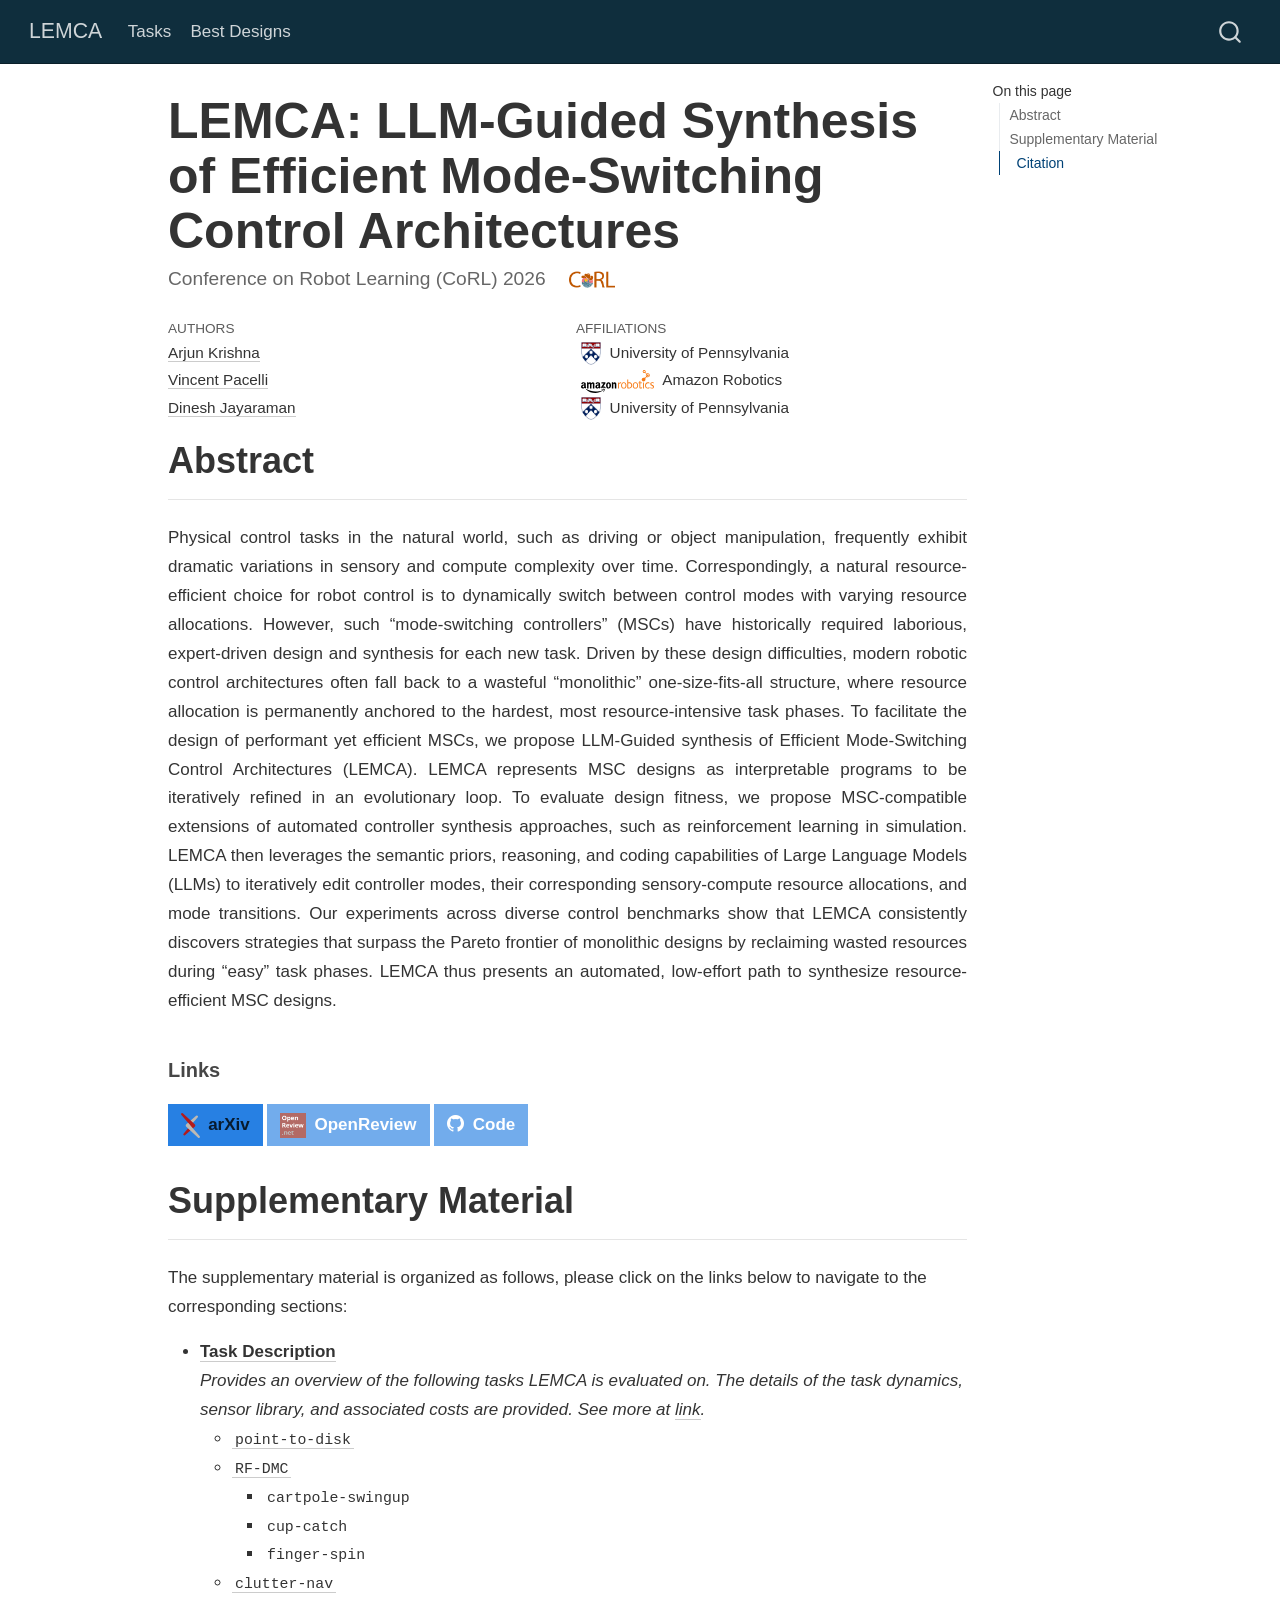
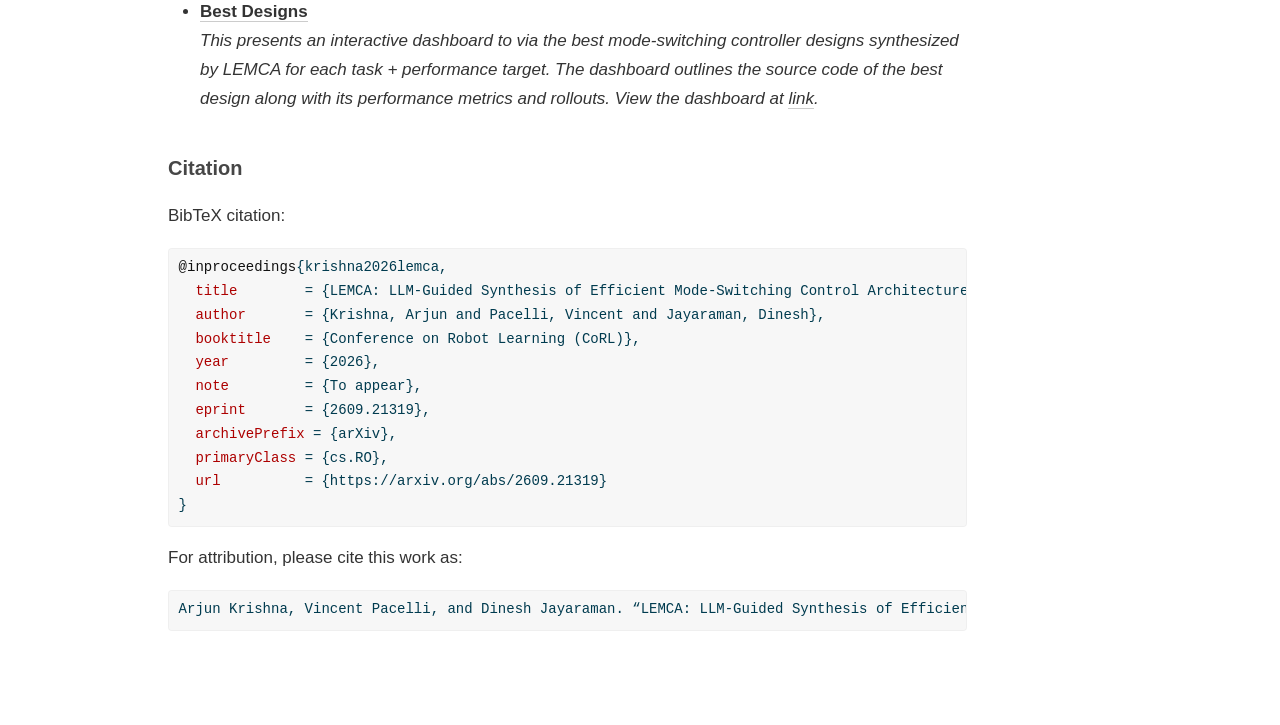
<file: docs/index.html>
<!DOCTYPE html>
<html xmlns="http://www.w3.org/1999/xhtml" lang="en" xml:lang="en"><head>

<meta charset="utf-8">
<meta name="generator" content="quarto-1.10.18">

<meta name="viewport" content="width=device-width, initial-scale=1.0, user-scalable=yes">

<meta name="author" content="Arjun Krishna">
<meta name="author" content="Vincent Pacelli">
<meta name="author" content="Dinesh Jayaraman">

<title>LEMCA: LLM-Guided Synthesis of Efficient Mode-Switching Control Architectures – LEMCA</title>
<style>
/* Default styles provided by pandoc.
** See https://pandoc.org/MANUAL.html#variables-for-html for config info.
*/
span.smallcaps{font-variant: small-caps;}
div.columns{display: flex; gap: 1.5em;}
div.column{flex: auto;}
@media screen {
div.columns{gap: min(4vw, 1.5em);}
div.column{overflow-x: auto;}
}
div.hanging-indent{margin-left: 1.5em; text-indent: -1.5em;}
ul.task-list{list-style: none;}
ul.task-list li input[type="checkbox"] {
  width: 0.8em;
  margin: 0 0.8em 0.2em -1em; /* quarto-specific, see https://github.com/quarto-dev/quarto-cli/issues/4556 */ 
  vertical-align: middle;
}
/* CSS for syntax highlighting */
html { -webkit-text-size-adjust: 100%; }
pre > code.sourceCode { white-space: pre; position: relative; }
pre > code.sourceCode > span { display: inline-block; line-height: 1.25; }
pre > code.sourceCode > span:empty { height: 1.2em; }
.sourceCode { overflow: visible; }
code.sourceCode > span { color: inherit; text-decoration: inherit; }
div.sourceCode { margin: 1em 0; }
pre.sourceCode { margin: 0; }
@media screen {
div.sourceCode { overflow: auto; }
}
@media print {
pre > code.sourceCode { white-space: pre-wrap; }
pre > code.sourceCode > span { text-indent: -5em; padding-left: 5em; }
}
pre.numberSource code
  { counter-reset: source-line 0; }
pre.numberSource code > span
  { position: relative; left: -4em; counter-increment: source-line; }
pre.numberSource code > span > a:first-child::before
  { content: counter(source-line);
    position: relative; left: -1em; text-align: right; vertical-align: baseline;
    border: none; display: inline-block;
    -webkit-touch-callout: none; -webkit-user-select: none;
    -khtml-user-select: none; -moz-user-select: none;
    -ms-user-select: none; user-select: none;
    padding: 0 4px; width: 4em;
  }
pre.numberSource { margin-left: 3em;  padding-left: 4px; }
div.sourceCode
  {   }
@media screen {
pre > code.sourceCode > span > a:first-child::before { text-decoration: underline; }
}
</style>


<script src="site_libs/quarto-nav/quarto-nav.js"></script>
<script src="site_libs/quarto-nav/headroom.min.js"></script>
<script src="site_libs/clipboard/clipboard.min.js"></script>
<script src="site_libs/quarto-search/autocomplete.umd.js"></script>
<script src="site_libs/quarto-search/fuse.min.js"></script>
<script src="site_libs/quarto-search/quarto-search.js"></script>
<meta name="quarto:offset" content="./">
<link href="./favicon.ico" rel="icon">
<script src="site_libs/quarto-html/quarto.js" type="module"></script>
<script src="site_libs/quarto-html/tabsets/tabsets.js" type="module"></script>
<script src="site_libs/quarto-html/popper.min.js"></script>
<script src="site_libs/quarto-html/tippy.umd.min.js"></script>
<script src="site_libs/quarto-html/anchor.min.js"></script>
<link href="site_libs/quarto-html/tippy.css" rel="stylesheet">
<link href="site_libs/quarto-html/quarto-syntax-highlighting-a20ec67e4eaf1004f696852e93606815.css" rel="stylesheet" id="quarto-text-highlighting-styles">
<script src="site_libs/bootstrap/bootstrap.min.js"></script>
<link href="site_libs/bootstrap/bootstrap-icons.css" rel="stylesheet">
<link href="site_libs/bootstrap/bootstrap-a05982c9804f3394e81d1e40d9d3588b.min.css" rel="stylesheet" append-hash="true" id="quarto-bootstrap" data-mode="light">
<script id="quarto-search-options" type="application/json">{
  "location": "navbar",
  "copy-button": false,
  "collapse-after": 3,
  "panel-placement": "end",
  "type": "overlay",
  "limit": 50,
  "keyboard-shortcut": [
    "f",
    "/",
    "s"
  ],
  "show-item-context": false,
  "language": {
    "search-no-results-text": "No results",
    "search-matching-documents-text": "matching documents",
    "search-copy-link-title": "Copy link to search",
    "search-hide-matches-text": "Hide additional matches",
    "search-more-match-text": "more match in this document",
    "search-more-matches-text": "more matches in this document",
    "search-clear-button-title": "Clear",
    "search-text-placeholder": "",
    "search-detached-cancel-button-title": "Cancel",
    "search-submit-button-title": "Submit",
    "search-label": "Search"
  }
}</script>
<script>
(function () {
  window.MathJax = window.MathJax || {};
  window.MathJax.tex = window.MathJax.tex || {};
  window.MathJax.tex.macros = Object.assign(window.MathJax.tex.macros || {}, {
    // floor / ceil
    ceil:  ['\\lceil #1 \\rceil', 1],
    floor: ['\\lfloor #1 \\rfloor', 1],

    // scalar shorthands
    eps:  '{\\epsilon}',
    reta: '{\\textnormal{\\eta}}',
    ra: '{\\textnormal{a}}', rb: '{\\textnormal{b}}', rc: '{\\textnormal{c}}',
    rd: '{\\textnormal{d}}', re: '{\\textnormal{e}}', rf: '{\\textnormal{f}}',
    rg: '{\\textnormal{g}}', rh: '{\\textnormal{h}}', ri: '{\\textnormal{i}}',
    rj: '{\\textnormal{j}}', rk: '{\\textnormal{k}}', rl: '{\\textnormal{l}}',
    rn: '{\\textnormal{n}}', ro: '{\\textnormal{o}}', rp: '{\\textnormal{p}}',
    rq: '{\\textnormal{q}}', rr: '{\\textnormal{r}}', rs: '{\\textnormal{s}}',
    rt: '{\\textnormal{t}}', ru: '{\\textnormal{u}}', rv: '{\\textnormal{v}}',
    rw: '{\\textnormal{w}}', rx: '{\\textnormal{x}}', ry: '{\\textnormal{y}}',
    rz: '{\\textnormal{z}}',

    // random vectors
    rvepsilon: '{\\mathbf{\\epsilon}}', rvtheta: '{\\mathbf{\\theta}}',
    rva: '{\\mathbf{a}}', rvb: '{\\mathbf{b}}', rvc: '{\\mathbf{c}}',
    rvd: '{\\mathbf{d}}', rve: '{\\mathbf{e}}', rvf: '{\\mathbf{f}}',
    rvg: '{\\mathbf{g}}', rvh: '{\\mathbf{h}}', rvj: '{\\mathbf{j}}',
    rvk: '{\\mathbf{k}}', rvl: '{\\mathbf{l}}', rvm: '{\\mathbf{m}}',
    rvn: '{\\mathbf{n}}', rvo: '{\\mathbf{o}}', rvp: '{\\mathbf{p}}',
    rvq: '{\\mathbf{q}}', rvr: '{\\mathbf{r}}', rvs: '{\\mathbf{s}}',
    rvt: '{\\mathbf{t}}', rvu: '{\\mathbf{u}}', rvv: '{\\mathbf{v}}',
    rvw: '{\\mathbf{w}}', rvx: '{\\mathbf{x}}', rvy: '{\\mathbf{y}}',
    rvz: '{\\mathbf{z}}',

    // elements of random vectors
    erva: '{\\textnormal{a}}', ervb: '{\\textnormal{b}}', ervc: '{\\textnormal{c}}',
    ervd: '{\\textnormal{d}}', erve: '{\\textnormal{e}}', ervf: '{\\textnormal{f}}',
    ervg: '{\\textnormal{g}}', ervh: '{\\textnormal{h}}', ervi: '{\\textnormal{i}}',
    ervj: '{\\textnormal{j}}', ervk: '{\\textnormal{k}}', ervl: '{\\textnormal{l}}',
    ervm: '{\\textnormal{m}}', ervn: '{\\textnormal{n}}', ervo: '{\\textnormal{o}}',
    ervp: '{\\textnormal{p}}', ervq: '{\\textnormal{q}}', ervr: '{\\textnormal{r}}',
    ervs: '{\\textnormal{s}}', ervt: '{\\textnormal{t}}', ervu: '{\\textnormal{u}}',
    ervv: '{\\textnormal{v}}', ervw: '{\\textnormal{w}}', ervx: '{\\textnormal{x}}',
    ervy: '{\\textnormal{y}}', ervz: '{\\textnormal{z}}',

    // random matrices (bold)
    rmA: '{\\mathbf{A}}', rmB: '{\\mathbf{B}}', rmC: '{\\mathbf{C}}',
    rmD: '{\\mathbf{D}}', rmE: '{\\mathbf{E}}', rmF: '{\\mathbf{F}}',
    rmG: '{\\mathbf{G}}', rmH: '{\\mathbf{H}}', rmI: '{\\mathbf{I}}',
    rmK: '{\\mathbf{K}}', rmL: '{\\mathbf{L}}', rmM: '{\\mathbf{M}}',
    rmN: '{\\mathbf{N}}', rmO: '{\\mathbf{O}}', rmP: '{\\mathbf{P}}',
    rmQ: '{\\mathbf{Q}}', rmS: '{\\mathbf{S}}', rmT: '{\\mathbf{T}}',
    rmU: '{\\mathbf{U}}', rmV: '{\\mathbf{V}}', rmW: '{\\mathbf{W}}',
    rmX: '{\\mathbf{X}}', rmY: '{\\mathbf{Y}}', rmZ: '{\\mathbf{Z}}',

    // elements of random matrices
    ermA: '{\\textnormal{A}}', ermB: '{\\textnormal{B}}', ermC: '{\\textnormal{C}}',
    ermD: '{\\textnormal{D}}', ermE: '{\\textnormal{E}}', ermF: '{\\textnormal{F}}',
    ermG: '{\\textnormal{G}}', ermH: '{\\textnormal{H}}', ermI: '{\\textnormal{I}}',
    ermJ: '{\\textnormal{J}}', ermK: '{\\textnormal{K}}', ermL: '{\\textnormal{L}}',
    ermM: '{\\textnormal{M}}', ermN: '{\\textnormal{N}}', ermO: '{\\textnormal{O}}',
    ermP: '{\\textnormal{P}}', ermQ: '{\\textnormal{Q}}', ermR: '{\\textnormal{R}}',
    ermS: '{\\textnormal{S}}', ermT: '{\\textnormal{T}}', ermU: '{\\textnormal{U}}',
    ermV: '{\\textnormal{V}}', ermW: '{\\textnormal{W}}', ermX: '{\\textnormal{X}}',
    ermY: '{\\textnormal{Y}}', ermZ: '{\\textnormal{Z}}',

    // vectors (bold)
    vzero: '{\\mathbf{0}}', vone: '{\\mathbf{1}}',
    vmu: '{\\boldsymbol{\\mu}}', vtheta: '{\\boldsymbol{\\theta}}',
    va: '{\\mathbf{a}}', vb: '{\\mathbf{b}}', vc: '{\\mathbf{c}}',
    vd: '{\\mathbf{d}}', ve: '{\\mathbf{e}}', vf: '{\\mathbf{f}}',
    vg: '{\\mathbf{g}}', vh: '{\\mathbf{h}}', vi: '{\\mathbf{i}}',
    vj: '{\\mathbf{j}}', vk: '{\\mathbf{k}}', vl: '{\\mathbf{l}}',
    vm: '{\\mathbf{m}}', vn: '{\\mathbf{n}}', vo: '{\\mathbf{o}}',
    vp: '{\\mathbf{p}}', vq: '{\\mathbf{q}}', vr: '{\\mathbf{r}}',
    vs: '{\\mathbf{s}}', vt: '{\\mathbf{t}}', vu: '{\\mathbf{u}}',
    vv: '{\\mathbf{v}}', vw: '{\\mathbf{w}}', vx: '{\\mathbf{x}}',
    vy: '{\\mathbf{y}}', vz: '{\\mathbf{z}}',

    // elements of vectors
    evalpha: '{\\alpha}',   evbeta: '{\\beta}',    evepsilon: '{\\epsilon}',
    evlambda: '{\\lambda}', evomega: '{\\omega}',  evmu: '{\\mu}',
    evpsi: '{\\psi}',       evsigma: '{\\sigma}',  evtheta: '{\\theta}',
    eva: '{a}', evb: '{b}', evc: '{c}', evd: '{d}', eve: '{e}',
    evf: '{f}', evg: '{g}', evh: '{h}', evi: '{i}', evj: '{j}',
    evk: '{k}', evl: '{l}', evm: '{m}', evn: '{n}', evo: '{o}',
    evp: '{p}', evq: '{q}', evr: '{r}', evs: '{s}', evt: '{t}',
    evu: '{u}', evv: '{v}', evw: '{w}', evx: '{x}', evy: '{y}',
    evz: '{z}',

    // matrices
    mA: '{\\mathbf{A}}', mB: '{\\mathbf{B}}', mC: '{\\mathbf{C}}',
    mD: '{\\mathbf{D}}', mE: '{\\mathbf{E}}', mF: '{\\mathbf{F}}',
    mG: '{\\mathbf{G}}', mH: '{\\mathbf{H}}', mI: '{\\mathbf{I}}',
    mJ: '{\\mathbf{J}}', mK: '{\\mathbf{K}}', mL: '{\\mathbf{L}}',
    mM: '{\\mathbf{M}}', mN: '{\\mathbf{N}}', mO: '{\\mathbf{O}}',
    mP: '{\\mathbf{P}}', mQ: '{\\mathbf{Q}}', mR: '{\\mathbf{R}}',
    mS: '{\\mathbf{S}}', mT: '{\\mathbf{T}}', mU: '{\\mathbf{U}}',
    mV: '{\\mathbf{V}}', mW: '{\\mathbf{W}}', mX: '{\\mathbf{X}}',
    mY: '{\\mathbf{Y}}', mZ: '{\\mathbf{Z}}',
    mBeta: '{\\boldsymbol{\\beta}}', mPhi: '{\\boldsymbol{\\Phi}}',
    mLambda: '{\\boldsymbol{\\Lambda}}', mSigma: '{\\boldsymbol{\\Sigma}}',

    // tensors (mathsfit not available in MathJax; fall back to mathbf)
    tens:  ['\\mathbf{#1}', 1],
    etens: ['\\mathit{#1}', 1],
    tA: '{\\mathbf{A}}', tB: '{\\mathbf{B}}', tC: '{\\mathbf{C}}',
    tD: '{\\mathbf{D}}', tE: '{\\mathbf{E}}', tF: '{\\mathbf{F}}',
    tG: '{\\mathbf{G}}', tH: '{\\mathbf{H}}', tI: '{\\mathbf{I}}',
    tJ: '{\\mathbf{J}}', tK: '{\\mathbf{K}}', tL: '{\\mathbf{L}}',
    tM: '{\\mathbf{M}}', tN: '{\\mathbf{N}}', tO: '{\\mathbf{O}}',
    tP: '{\\mathbf{P}}', tQ: '{\\mathbf{Q}}', tR: '{\\mathbf{R}}',
    tS: '{\\mathbf{S}}', tT: '{\\mathbf{T}}', tU: '{\\mathbf{U}}',
    tV: '{\\mathbf{V}}', tW: '{\\mathbf{W}}', tX: '{\\mathbf{X}}',
    tY: '{\\mathbf{Y}}', tZ: '{\\mathbf{Z}}',

    // graphs / sets
    gA: '{\\mathcal{A}}', gB: '{\\mathcal{B}}', gC: '{\\mathcal{C}}',
    gD: '{\\mathcal{D}}', gE: '{\\mathcal{E}}', gF: '{\\mathcal{F}}',
    gG: '{\\mathcal{G}}', gH: '{\\mathcal{H}}', gI: '{\\mathcal{I}}',
    gJ: '{\\mathcal{J}}', gK: '{\\mathcal{K}}', gL: '{\\mathcal{L}}',
    gM: '{\\mathcal{M}}', gN: '{\\mathcal{N}}', gO: '{\\mathcal{O}}',
    gP: '{\\mathcal{P}}', gQ: '{\\mathcal{Q}}', gR: '{\\mathcal{R}}',
    gS: '{\\mathcal{S}}', gT: '{\\mathcal{T}}', gU: '{\\mathcal{U}}',
    gV: '{\\mathcal{V}}', gW: '{\\mathcal{W}}', gX: '{\\mathcal{X}}',
    gY: '{\\mathcal{Y}}', gZ: '{\\mathcal{Z}}',

    sA: '{\\mathbb{A}}', sB: '{\\mathbb{B}}', sC: '{\\mathbb{C}}',
    sD: '{\\mathbb{D}}', sF: '{\\mathbb{F}}', sG: '{\\mathbb{G}}',
    sH: '{\\mathbb{H}}', sI: '{\\mathbb{I}}', sJ: '{\\mathbb{J}}',
    sK: '{\\mathbb{K}}', sL: '{\\mathbb{L}}', sM: '{\\mathbb{M}}',
    sN: '{\\mathbb{N}}', sO: '{\\mathbb{O}}', sP: '{\\mathbb{P}}',
    sQ: '{\\mathbb{Q}}', sR: '{\\mathbb{R}}', sS: '{\\mathbb{S}}',
    sT: '{\\mathbb{T}}', sU: '{\\mathbb{U}}', sV: '{\\mathbb{V}}',
    sW: '{\\mathbb{W}}', sX: '{\\mathbb{X}}', sY: '{\\mathbb{Y}}',
    sZ: '{\\mathbb{Z}}',

    // matrix entries
    emLambda: '{\\Lambda}', emSigma: '{\\Sigma}',
    emA: '{A}', emB: '{B}', emC: '{C}', emD: '{D}', emE: '{E}',
    emF: '{F}', emG: '{G}', emH: '{H}', emI: '{I}', emJ: '{J}',
    emK: '{K}', emL: '{L}', emM: '{M}', emN: '{N}', emO: '{O}',
    emP: '{P}', emQ: '{Q}', emR: '{R}', emS: '{S}', emT: '{T}',
    emU: '{U}', emV: '{V}', emW: '{W}', emX: '{X}', emY: '{Y}',
    emZ: '{Z}',

    // tensor entries
    etLambda: '{\\mathit{\\Lambda}}',
    etA: '{\\mathit{A}}', etB: '{\\mathit{B}}', etC: '{\\mathit{C}}',
    etD: '{\\mathit{D}}', etE: '{\\mathit{E}}', etF: '{\\mathit{F}}',
    etG: '{\\mathit{G}}', etH: '{\\mathit{H}}', etI: '{\\mathit{I}}',
    etJ: '{\\mathit{J}}', etK: '{\\mathit{K}}', etL: '{\\mathit{L}}',
    etM: '{\\mathit{M}}', etN: '{\\mathit{N}}', etO: '{\\mathit{O}}',
    etP: '{\\mathit{P}}', etQ: '{\\mathit{Q}}', etR: '{\\mathit{R}}',
    etS: '{\\mathit{S}}', etT: '{\\mathit{T}}', etU: '{\\mathit{U}}',
    etV: '{\\mathit{V}}', etW: '{\\mathit{W}}', etX: '{\\mathit{X}}',
    etY: '{\\mathit{Y}}', etZ: '{\\mathit{Z}}',

    // standard operators and shorthands
    laplace:       '\\mathrm{Laplace}',
    E:             '\\mathbb{E}',
    Ls:            '\\mathcal{L}',
    R:             '\\mathbb{R}',
    emp:           '\\tilde{p}',
    lr:            '\\alpha',
    reg:           '\\lambda',
    rect:          '\\mathrm{rectifier}',
    softmax:       '\\mathrm{softmax}',
    sigmoid:       '\\sigma',
    softplus:      '\\zeta',
    KL:            'D_{\\mathrm{KL}}',
    TV:            '\\delta_{\\mathrm{TV}}',
    Var:           '\\mathrm{Var}',
    standarderror: '\\mathrm{SE}',
    Cov:           '\\mathrm{Cov}',
    normlzero:     'L^0',
    normlone:      'L^1',
    normltwo:      'L^2',
    normlp:        'L^p',
    normmax:       'L^{\\infty}',
    parents:       '\\mathrm{Pa}',
    argmax:        '\\operatorname*{arg\\,max}',
    argmin:        '\\operatorname*{arg\\,min}',
    sign:          '\\operatorname{sign}',
    Tr:            '\\operatorname{Tr}',
    ab:            '\\allowbreak',
    Ind:           ['\\mathbb{1}_{\\left[#1\\right]}', 1],

    // custom overrides (rmR / rmJ as roman, not bold)
    rmR: '\\mathrm{R}',
    rmJ: '\\mathrm{J}',
  });
})();
</script>


<link rel="stylesheet" href="styles.css">
</head>

<body class="nav-fixed quarto-light">

<div id="quarto-search-results"></div>
  <header id="quarto-header" class="headroom fixed-top">
    <nav class="navbar navbar-expand-lg " data-bs-theme="dark">
      <div class="navbar-container container-fluid">
      <div class="navbar-brand-container mx-auto">
    <a class="navbar-brand" href="./index.html">
    <span class="navbar-title">LEMCA</span>
    </a>
  </div>
            <div id="quarto-search" class="" title="Search"></div>
          <button class="navbar-toggler" type="button" data-bs-toggle="collapse" data-bs-target="#navbarCollapse" aria-controls="navbarCollapse" role="menu" aria-expanded="false" aria-label="Toggle navigation" onclick="if (window.quartoToggleHeadroom) { window.quartoToggleHeadroom(); }">
  <span class="navbar-toggler-icon"></span>
</button>
          <div class="collapse navbar-collapse" id="navbarCollapse">
            <ul class="navbar-nav navbar-nav-scroll me-auto">
  <li class="nav-item">
    <a class="nav-link" href="./tasks/overview.html"> 
<span class="menu-text">Tasks</span></a>
  </li>  
  <li class="nav-item">
    <a class="nav-link" href="./designs.html"> 
<span class="menu-text">Best Designs</span></a>
  </li>  
</ul>
          </div> <!-- /navcollapse -->
            <div class="quarto-navbar-tools">
</div>
      </div> <!-- /container-fluid -->
    </nav>
</header>
<!-- content -->
<div id="quarto-content" class="quarto-container page-columns page-rows-contents page-layout-article page-navbar">
<!-- sidebar -->
<!-- margin-sidebar -->
    <div id="quarto-margin-sidebar" class="sidebar margin-sidebar">
        <nav id="TOC" role="doc-toc" class="toc-active">
    <h2 id="toc-title">On this page</h2>
   
  <ul>
  <li><a href="#abstract" id="toc-abstract" class="nav-link active" data-scroll-target="#abstract">Abstract</a>
  <ul class="collapse">
  <li><a href="#links" id="toc-links" class="nav-link" data-scroll-target="#links">Links</a></li>
  </ul></li>
  <li><a href="#supplementary-material" id="toc-supplementary-material" class="nav-link" data-scroll-target="#supplementary-material">Supplementary Material</a>
  <ul class="collapse">
  <li><a href="#citation" id="toc-citation" class="nav-link" data-scroll-target="#citation">Citation</a></li>
  </ul></li>
  </ul>
</nav>
    </div>
<!-- main -->
<main class="content" id="quarto-document-content">

<header id="title-block-header" class="quarto-title-block default">
<div class="quarto-title">
<h1 class="title">LEMCA: LLM-Guided Synthesis of Efficient Mode-Switching Control Architectures</h1>
<p class="subtitle lead">Conference on Robot Learning (CoRL) 2026<img src="assets/corl.png" alt="CoRL-logo" style="height: 1.2em; margin-left: 1.2em;"></p>
</div>


<div class="quarto-title-meta-author">
  <div class="quarto-title-meta-heading">Authors</div>
  <div class="quarto-title-meta-heading">Affiliations</div>
  
    <div class="quarto-title-meta-contents">
    <p class="author"><a href="https://arjun-krishna.github.io/">Arjun Krishna</a> </p>
  </div>
  <div class="quarto-title-meta-contents">
        <p class="affiliation">
            <img src="assets/upenn.png" alt="UPenn-logo" style="height: 1.5em; margin-left: 0.3em; margin-right: 0.3em"> University of Pennsylvania
          </p>
      </div>
    <div class="quarto-title-meta-contents">
    <p class="author"><a href="https://pacel.li/">Vincent Pacelli</a> </p>
  </div>
  <div class="quarto-title-meta-contents">
        <p class="affiliation">
            <img src="assets/amazon-robotics.svg" alt="Amazon-logo" style="height: 1.5em; margin-left: 0.3em; margin-right: 0.3em"> Amazon Robotics
          </p>
      </div>
    <div class="quarto-title-meta-contents">
    <p class="author"><a href="https://www.engineering.upenn.edu/~dineshj/">Dinesh Jayaraman</a> </p>
  </div>
  <div class="quarto-title-meta-contents">
        <p class="affiliation">
            <img src="assets/upenn.png" alt="UPenn-logo" style="height: 1.5em; margin-left: 0.3em; margin-right: 0.3em"> University of Pennsylvania
          </p>
      </div>
  </div>

<div class="quarto-title-meta">

      
  
    
  </div>
  


</header>


<section id="abstract" class="level2">
<h2 class="anchored" data-anchor-id="abstract">Abstract</h2>
<div style="text-align: justify;">
<p>Physical control tasks in the natural world, such as driving or object manipulation, frequently exhibit dramatic variations in sensory and compute complexity over time. Correspondingly, a natural resource-efficient choice for robot control is to dynamically switch between control modes with varying resource allocations. However, such “mode-switching controllers” (MSCs) have historically required laborious, expert-driven design and synthesis for each new task. Driven by these design difficulties, modern robotic control architectures often fall back to a wasteful “monolithic” one-size-fits-all structure, where resource allocation is permanently anchored to the hardest, most resource-intensive task phases. To facilitate the design of performant yet efficient MSCs, we propose LLM-Guided synthesis of Efficient Mode-Switching Control Architectures (LEMCA). LEMCA represents MSC designs as interpretable programs to be iteratively refined in an evolutionary loop. To evaluate design fitness, we propose MSC-compatible extensions of automated controller synthesis approaches, such as reinforcement learning in simulation. LEMCA then leverages the semantic priors, reasoning, and coding capabilities of Large Language Models (LLMs) to iteratively edit controller modes, their corresponding sensory-compute resource allocations, and mode transitions. Our experiments across diverse control benchmarks show that LEMCA consistently discovers strategies that surpass the Pareto frontier of monolithic designs by reclaiming wasted resources during “easy” task phases. LEMCA thus presents an automated, low-effort path to synthesize resource-efficient MSC designs.</p>
</div>
<section id="links" class="level3">
<h3 class="anchored" data-anchor-id="links">Links</h3>
<p><a href="https://arxiv.org/abs/2609.21319" class="btn btn-primary" role="button"><img src="assets/arxiv-logomark-small.svg" alt="arXiv-logo" style="height: 1.5em; margin-right: 0.5em"><b>arXiv</b></a> <a href="https://openreview.net/forum?id=802PZFmFGd" class="btn btn-primary disabled" role="button"><img src="assets/openreview.png" alt="OpenReview logo" style="height: 1.5em; margin-right: 0.5em"><b>OpenReview</b></a> <a href="./" class="btn btn-primary disabled" role="button"><i class="bi bi-github" aria-hidden="true" style="font-size: 1em; margin-right: 0.5em;"></i><b>Code</b></a></p>
</section>
</section>
<section id="supplementary-material" class="level2">
<h2 class="anchored" data-anchor-id="supplementary-material">Supplementary Material</h2>
<p>The supplementary material is organized as follows, please click on the links below to navigate to the corresponding sections:</p>
<ul>
<li><a href="./tasks/overview.html"><strong>Task Description</strong></a> <br><em>Provides an overview of the following tasks LEMCA is evaluated on. The details of the task dynamics, sensor library, and associated costs are provided. See more at <a href="./tasks/overview.html">link</a>.</em>
<ul>
<li><a href="./tasks/overview.html#point-to-disk"><code>point-to-disk</code></a></li>
<li><a href="./tasks/overview.html#rf-dmc"><code>RF-DMC</code></a>
<ul>
<li><code>cartpole-swingup</code></li>
<li><code>cup-catch</code></li>
<li><code>finger-spin</code></li>
</ul></li>
<li><a href="./tasks/overview.html#clutter-nav"><code>clutter-nav</code></a></li>
</ul></li>
<li><a href="./designs.html"><strong>Best Designs</strong></a> <br><em>This presents an interactive dashboard to via the best mode-switching controller designs synthesized by LEMCA for each task + performance target. The dashboard outlines the source code of the best design along with its performance metrics and rollouts. View the dashboard at <a href="./designs.html">link</a>.</em></li>
</ul>
<section id="citation" class="level3">
<h3 class="anchored" data-anchor-id="citation">Citation</h3>
<p>BibTeX citation:</p>
<div class="code-copy-outer-scaffold"><div class="sourceCode" id="cb1"><pre class="sourceCode bibtex code-with-copy"><code class="sourceCode bibtex"><span id="cb1-1"><a href="#cb1-1" aria-hidden="true" tabindex="-1"></a><span class="va">@inproceedings</span>{<span class="ot">krishna2026lemca</span>,</span>
<span id="cb1-2"><a href="#cb1-2" aria-hidden="true" tabindex="-1"></a>  <span class="dt">title</span>        = {LEMCA: LLM-Guided Synthesis of Efficient Mode-Switching Control Architectures},</span>
<span id="cb1-3"><a href="#cb1-3" aria-hidden="true" tabindex="-1"></a>  <span class="dt">author</span>       = {Krishna, Arjun and Pacelli, Vincent and Jayaraman, Dinesh},</span>
<span id="cb1-4"><a href="#cb1-4" aria-hidden="true" tabindex="-1"></a>  <span class="dt">booktitle</span>    = {Conference on Robot Learning (CoRL)},</span>
<span id="cb1-5"><a href="#cb1-5" aria-hidden="true" tabindex="-1"></a>  <span class="dt">year</span>         = {2026},</span>
<span id="cb1-6"><a href="#cb1-6" aria-hidden="true" tabindex="-1"></a>  <span class="dt">note</span>         = {To appear},</span>
<span id="cb1-7"><a href="#cb1-7" aria-hidden="true" tabindex="-1"></a>  <span class="dt">eprint</span>       = {2609.21319},</span>
<span id="cb1-8"><a href="#cb1-8" aria-hidden="true" tabindex="-1"></a>  <span class="dt">archivePrefix</span> = {arXiv},</span>
<span id="cb1-9"><a href="#cb1-9" aria-hidden="true" tabindex="-1"></a>  <span class="dt">primaryClass</span> = {cs.RO},</span>
<span id="cb1-10"><a href="#cb1-10" aria-hidden="true" tabindex="-1"></a>  <span class="dt">url</span>          = {https://arxiv.org/abs/2609.21319}</span>
<span id="cb1-11"><a href="#cb1-11" aria-hidden="true" tabindex="-1"></a>}</span></code></pre></div><button title="Copy to Clipboard" class="code-copy-button"><i class="bi"></i></button></div>
<p>For attribution, please cite this work as:</p>
<div class="code-copy-outer-scaffold"><div class="sourceCode" id="cb2"><pre class="sourceCode txt code-with-copy"><code class="sourceCode default"><span id="cb2-1"><a href="#cb2-1" aria-hidden="true" tabindex="-1"></a>Arjun Krishna, Vincent Pacelli, and Dinesh Jayaraman. “LEMCA: LLM-Guided Synthesis of Efficient Mode-Switching Control Architectures.” In Conference on Robot Learning (CoRL), 2026.</span></code></pre></div><button title="Copy to Clipboard" class="code-copy-button"><i class="bi"></i></button></div>


</section>
</section>

</main> <!-- /main -->
<script id="quarto-html-after-body" type="application/javascript">
  window.document.addEventListener("DOMContentLoaded", function (event) {
    const icon = "";
    const anchorJS = new window.AnchorJS();
    anchorJS.options = {
      placement: 'right',
      icon: icon
    };
    anchorJS.add('.anchored');
    const isCodeAnnotation = (el) => {
      for (const clz of el.classList) {
        if (clz.startsWith('code-annotation-')) {                     
          return true;
        }
      }
      return false;
    }
    const onCopySuccess = function(e) {
      // button target
      const button = e.trigger;
      // don't keep focus
      button.blur();
      // flash "checked"
      button.classList.add('code-copy-button-checked');
      var currentTitle = button.getAttribute("title");
      button.setAttribute("title", "Copied!");
      let tooltip;
      if (window.bootstrap) {
        button.setAttribute("data-bs-toggle", "tooltip");
        button.setAttribute("data-bs-placement", "left");
        button.setAttribute("data-bs-title", "Copied!");
        tooltip = new bootstrap.Tooltip(button, 
          { trigger: "manual", 
            customClass: "code-copy-button-tooltip",
            offset: [0, -8]});
        tooltip.show();    
      }
      setTimeout(function() {
        if (tooltip) {
          tooltip.hide();
          button.removeAttribute("data-bs-title");
          button.removeAttribute("data-bs-toggle");
          button.removeAttribute("data-bs-placement");
        }
        button.setAttribute("title", currentTitle);
        button.classList.remove('code-copy-button-checked');
      }, 1000);
      // clear code selection
      e.clearSelection();
    }
    const getTextToCopy = function(trigger) {
      const outerScaffold = trigger.parentElement.cloneNode(true);
      const codeEl = outerScaffold.querySelector('code');
      for (const childEl of codeEl.children) {
        if (isCodeAnnotation(childEl)) {
          childEl.remove();
        }
      }
      return codeEl.innerText;
    }
    const clipboard = new window.ClipboardJS('.code-copy-button:not([data-in-quarto-modal])', {
      text: getTextToCopy
    });
    clipboard.on('success', onCopySuccess);
    if (window.document.getElementById('quarto-embedded-source-code-modal')) {
      const clipboardModal = new window.ClipboardJS('.code-copy-button[data-in-quarto-modal]', {
        text: getTextToCopy,
        container: window.document.getElementById('quarto-embedded-source-code-modal')
      });
      clipboardModal.on('success', onCopySuccess);
    }
      var localhostRegex = new RegExp(/^(?:http|https):\/\/localhost\:?[0-9]*\//);
      var mailtoRegex = new RegExp(/^mailto:/);
        var filterRegex = new RegExp('/' + window.location.host + '/');
      var isInternal = (href) => {
          return filterRegex.test(href) || localhostRegex.test(href) || mailtoRegex.test(href);
      }
      // Inspect non-navigation links and adorn them if external
     var links = window.document.querySelectorAll('a[href]:not(.nav-link):not(.navbar-brand):not(.toc-action):not(.sidebar-link):not(.sidebar-item-toggle):not(.pagination-link):not(.no-external):not([aria-hidden]):not(.dropdown-item):not(.quarto-navigation-tool):not(.about-link)');
      for (var i=0; i<links.length; i++) {
        const link = links[i];
        if (!isInternal(link.href)) {
          // undo the damage that might have been done by quarto-nav.js in the case of
          // links that we want to consider external
          if (link.dataset.originalHref !== undefined) {
            link.href = link.dataset.originalHref;
          }
        }
      }
    function tippyHover(el, contentFn, onTriggerFn, onUntriggerFn) {
      const config = {
        allowHTML: true,
        maxWidth: 500,
        delay: 100,
        arrow: false,
        appendTo: function(el) {
            return el.parentElement;
        },
        interactive: true,
        interactiveBorder: 10,
        theme: 'quarto',
        placement: 'bottom-start',
      };
      if (contentFn) {
        config.content = contentFn;
      }
      if (onTriggerFn) {
        config.onTrigger = onTriggerFn;
      }
      if (onUntriggerFn) {
        config.onUntrigger = onUntriggerFn;
      }
      window.tippy(el, config); 
    }
    const noterefs = window.document.querySelectorAll('a[role="doc-noteref"]');
    for (var i=0; i<noterefs.length; i++) {
      const ref = noterefs[i];
      tippyHover(ref, function() {
        // use id or data attribute instead here
        let href = ref.getAttribute('data-footnote-href') || ref.getAttribute('href');
        try { href = new URL(href).hash; } catch {}
        const id = href.replace(/^#\/?/, "");
        const note = window.document.getElementById(id);
        if (note) {
          return note.innerHTML;
        } else {
          return "";
        }
      });
    }
    const xrefs = window.document.querySelectorAll('a.quarto-xref');
    const processXRef = (id, note) => {
      // Strip column container classes
      const stripColumnClz = (el) => {
        el.classList.remove("page-full", "page-columns");
        if (el.children) {
          for (const child of el.children) {
            stripColumnClz(child);
          }
        }
      }
      stripColumnClz(note)
      if (id === null || id.startsWith('sec-')) {
        // Special case sections, only their first couple elements
        const container = document.createElement("div");
        if (note.children && note.children.length > 2) {
          container.appendChild(note.children[0].cloneNode(true));
          for (let i = 1; i < note.children.length; i++) {
            const child = note.children[i];
            if (child.tagName === "P" && child.innerText === "") {
              continue;
            } else {
              container.appendChild(child.cloneNode(true));
              break;
            }
          }
          if (window.Quarto?.typesetMath) {
            window.Quarto.typesetMath(container);
          }
          return container.innerHTML
        } else {
          if (window.Quarto?.typesetMath) {
            window.Quarto.typesetMath(note);
          }
          return note.innerHTML;
        }
      } else {
        // Remove any anchor links if they are present
        const anchorLink = note.querySelector('a.anchorjs-link');
        if (anchorLink) {
          anchorLink.remove();
        }
        if (window.Quarto?.typesetMath) {
          window.Quarto.typesetMath(note);
        }
        if (note.classList.contains("callout")) {
          return note.outerHTML;
        } else {
          return note.innerHTML;
        }
      }
    }
    for (var i=0; i<xrefs.length; i++) {
      const xref = xrefs[i];
      tippyHover(xref, undefined, function(instance) {
        instance.disable();
        let url = xref.getAttribute('href');
        let hash = undefined; 
        if (url.startsWith('#')) {
          hash = url;
        } else {
          try { hash = new URL(url).hash; } catch {}
        }
        if (hash) {
          const id = hash.replace(/^#\/?/, "");
          const note = window.document.getElementById(id);
          if (note !== null) {
            try {
              const html = processXRef(id, note.cloneNode(true));
              instance.setContent(html);
            } finally {
              instance.enable();
              instance.show();
            }
          } else {
            // See if we can fetch this
            fetch(url.split('#')[0])
            .then(res => res.text())
            .then(html => {
              const parser = new DOMParser();
              const htmlDoc = parser.parseFromString(html, "text/html");
              const note = htmlDoc.getElementById(id);
              if (note !== null) {
                const html = processXRef(id, note);
                instance.setContent(html);
              } 
            }).finally(() => {
              instance.enable();
              instance.show();
            });
          }
        } else {
          // See if we can fetch a full url (with no hash to target)
          // This is a special case and we should probably do some content thinning / targeting
          fetch(url)
          .then(res => res.text())
          .then(html => {
            const parser = new DOMParser();
            const htmlDoc = parser.parseFromString(html, "text/html");
            const note = htmlDoc.querySelector('main.content');
            if (note !== null) {
              // This should only happen for chapter cross references
              // (since there is no id in the URL)
              // remove the first header
              if (note.children.length > 0 && note.children[0].tagName === "HEADER") {
                note.children[0].remove();
              }
              const html = processXRef(null, note);
              instance.setContent(html);
            } 
          }).finally(() => {
            instance.enable();
            instance.show();
          });
        }
      }, function(instance) {
      });
    }
        let selectedAnnoteEl;
        const selectorForAnnotation = ( cell, annotation) => {
          let cellAttr = 'data-code-cell="' + cell + '"';
          let lineAttr = 'data-code-annotation="' +  annotation + '"';
          const selector = 'span[' + cellAttr + '][' + lineAttr + ']';
          return selector;
        }
        const selectCodeLines = (annoteEl) => {
          const doc = window.document;
          const targetCell = annoteEl.getAttribute("data-target-cell");
          const targetAnnotation = annoteEl.getAttribute("data-target-annotation");
          const annoteSpan = window.document.querySelector(selectorForAnnotation(targetCell, targetAnnotation));
          const lines = annoteSpan.getAttribute("data-code-lines").split(",");
          const lineIds = lines.map((line) => {
            return targetCell + "-" + line;
          })
          let top = null;
          let height = null;
          let parent = null;
          if (lineIds.length > 0) {
              //compute the position of the single el (top and bottom and make a div)
              const el = window.document.getElementById(lineIds[0]);
              top = el.offsetTop;
              height = el.offsetHeight;
              parent = el.parentElement.parentElement;
            if (lineIds.length > 1) {
              const lastEl = window.document.getElementById(lineIds[lineIds.length - 1]);
              const bottom = lastEl.offsetTop + lastEl.offsetHeight;
              height = bottom - top;
            }
            if (top !== null && height !== null && parent !== null) {
              // cook up a div (if necessary) and position it 
              let div = window.document.getElementById("code-annotation-line-highlight");
              if (div === null) {
                div = window.document.createElement("div");
                div.setAttribute("id", "code-annotation-line-highlight");
                div.style.position = 'absolute';
                parent.appendChild(div);
              }
              div.style.top = top - 2 + "px";
              div.style.height = height + 4 + "px";
              div.style.left = 0;
              let gutterDiv = window.document.getElementById("code-annotation-line-highlight-gutter");
              if (gutterDiv === null) {
                gutterDiv = window.document.createElement("div");
                gutterDiv.setAttribute("id", "code-annotation-line-highlight-gutter");
                gutterDiv.style.position = 'absolute';
                const codeCell = window.document.getElementById(targetCell);
                const gutter = codeCell.querySelector('.code-annotation-gutter');
                gutter.appendChild(gutterDiv);
              }
              gutterDiv.style.top = top - 2 + "px";
              gutterDiv.style.height = height + 4 + "px";
            }
            selectedAnnoteEl = annoteEl;
          }
        };
        const unselectCodeLines = () => {
          const elementsIds = ["code-annotation-line-highlight", "code-annotation-line-highlight-gutter"];
          elementsIds.forEach((elId) => {
            const div = window.document.getElementById(elId);
            if (div) {
              div.remove();
            }
          });
          selectedAnnoteEl = undefined;
        };
          // Handle positioning of the toggle
      window.addEventListener(
        "resize",
        throttle(() => {
          elRect = undefined;
          if (selectedAnnoteEl) {
            selectCodeLines(selectedAnnoteEl);
          }
        }, 10)
      );
      function throttle(fn, ms) {
      let throttle = false;
      let timer;
        return (...args) => {
          if(!throttle) { // first call gets through
              fn.apply(this, args);
              throttle = true;
          } else { // all the others get throttled
              if(timer) clearTimeout(timer); // cancel #2
              timer = setTimeout(() => {
                fn.apply(this, args);
                timer = throttle = false;
              }, ms);
          }
        };
      }
        // Attach click handler to the DT
        const annoteDls = window.document.querySelectorAll('dt[data-target-cell]');
        for (const annoteDlNode of annoteDls) {
          annoteDlNode.addEventListener('click', (event) => {
            const clickedEl = event.target;
            if (clickedEl !== selectedAnnoteEl) {
              unselectCodeLines();
              const activeEl = window.document.querySelector('dt[data-target-cell].code-annotation-active');
              if (activeEl) {
                activeEl.classList.remove('code-annotation-active');
              }
              selectCodeLines(clickedEl);
              clickedEl.classList.add('code-annotation-active');
            } else {
              // Unselect the line
              unselectCodeLines();
              clickedEl.classList.remove('code-annotation-active');
            }
          });
        }
    const findCites = (el) => {
      const parentEl = el.parentElement;
      if (parentEl) {
        const cites = parentEl.dataset.cites;
        if (cites) {
          return {
            el,
            cites: cites.split(' ')
          };
        } else {
          return findCites(el.parentElement)
        }
      } else {
        return undefined;
      }
    };
    var bibliorefs = window.document.querySelectorAll('a[role="doc-biblioref"]');
    for (var i=0; i<bibliorefs.length; i++) {
      const ref = bibliorefs[i];
      const citeInfo = findCites(ref);
      if (citeInfo) {
        tippyHover(citeInfo.el, function() {
          var popup = window.document.createElement('div');
          citeInfo.cites.forEach(function(cite) {
            var citeDiv = window.document.createElement('div');
            citeDiv.classList.add('hanging-indent');
            citeDiv.classList.add('csl-entry');
            var biblioDiv = window.document.getElementById('ref-' + cite);
            if (biblioDiv) {
              citeDiv.innerHTML = biblioDiv.innerHTML;
            }
            popup.appendChild(citeDiv);
          });
          return popup.innerHTML;
        });
      }
    }
  });
  </script>
</div> <!-- /content -->




</body></html>
</file>
<file: docs/site_libs/quarto-html/tippy.css>
.tippy-box[data-animation=fade][data-state=hidden]{opacity:0}[data-tippy-root]{max-width:calc(100vw - 10px)}.tippy-box{position:relative;background-color:#333;color:#fff;border-radius:4px;font-size:14px;line-height:1.4;white-space:normal;outline:0;transition-property:transform,visibility,opacity}.tippy-box[data-placement^=top]>.tippy-arrow{bottom:0}.tippy-box[data-placement^=top]>.tippy-arrow:before{bottom:-7px;left:0;border-width:8px 8px 0;border-top-color:initial;transform-origin:center top}.tippy-box[data-placement^=bottom]>.tippy-arrow{top:0}.tippy-box[data-placement^=bottom]>.tippy-arrow:before{top:-7px;left:0;border-width:0 8px 8px;border-bottom-color:initial;transform-origin:center bottom}.tippy-box[data-placement^=left]>.tippy-arrow{right:0}.tippy-box[data-placement^=left]>.tippy-arrow:before{border-width:8px 0 8px 8px;border-left-color:initial;right:-7px;transform-origin:center left}.tippy-box[data-placement^=right]>.tippy-arrow{left:0}.tippy-box[data-placement^=right]>.tippy-arrow:before{left:-7px;border-width:8px 8px 8px 0;border-right-color:initial;transform-origin:center right}.tippy-box[data-inertia][data-state=visible]{transition-timing-function:cubic-bezier(.54,1.5,.38,1.11)}.tippy-arrow{width:16px;height:16px;color:#333}.tippy-arrow:before{content:"";position:absolute;border-color:transparent;border-style:solid}.tippy-content{position:relative;padding:5px 9px;z-index:1}
</file>
<file: docs/site_libs/quarto-html/quarto-syntax-highlighting-a20ec67e4eaf1004f696852e93606815.css>
/* quarto syntax highlight colors */
:root {
  --quarto-hl-ot-color: #003B4F;
  --quarto-hl-at-color: #657422;
  --quarto-hl-ss-color: #20794D;
  --quarto-hl-an-color: #5E5E5E;
  --quarto-hl-fu-color: #4758AB;
  --quarto-hl-st-color: #20794D;
  --quarto-hl-cf-color: #003B4F;
  --quarto-hl-op-color: #5E5E5E;
  --quarto-hl-er-color: #AD0000;
  --quarto-hl-bn-color: #AD0000;
  --quarto-hl-al-color: #AD0000;
  --quarto-hl-va-color: #111111;
  --quarto-hl-bu-color: inherit;
  --quarto-hl-ex-color: inherit;
  --quarto-hl-pp-color: #AD0000;
  --quarto-hl-in-color: #5E5E5E;
  --quarto-hl-vs-color: #20794D;
  --quarto-hl-wa-color: #5E5E5E;
  --quarto-hl-do-color: #5E5E5E;
  --quarto-hl-im-color: #00769E;
  --quarto-hl-ch-color: #20794D;
  --quarto-hl-dt-color: #AD0000;
  --quarto-hl-fl-color: #AD0000;
  --quarto-hl-co-color: #5E5E5E;
  --quarto-hl-cv-color: #5E5E5E;
  --quarto-hl-cn-color: #8f5902;
  --quarto-hl-sc-color: #5E5E5E;
  --quarto-hl-dv-color: #AD0000;
  --quarto-hl-kw-color: #003B4F;
}

/* other quarto variables */
:root {
  --quarto-font-monospace: "SFMono-Regular", Menlo, Monaco, Consolas, "Liberation Mono", "Courier New", monospace;
}

/* syntax highlight based on Pandoc's rules */
pre > code.sourceCode > span {
  color: #003B4F;
}

code.sourceCode > span {
  color: #003B4F;
}

div.sourceCode,
div.sourceCode pre.sourceCode {
  color: #003B4F;
}

/* Normal */
code span {
  color: #003B4F;
}

/* Alert */
code span.al {
  color: #AD0000;
  font-style: inherit;
}

/* Annotation */
code span.an {
  color: #5E5E5E;
  font-style: inherit;
}

/* Attribute */
code span.at {
  color: #657422;
  font-style: inherit;
}

/* BaseN */
code span.bn {
  color: #AD0000;
  font-style: inherit;
}

/* BuiltIn */
code span.bu {
  font-style: inherit;
}

/* ControlFlow */
code span.cf {
  color: #003B4F;
  font-weight: bold;
  font-style: inherit;
}

/* Char */
code span.ch {
  color: #20794D;
  font-style: inherit;
}

/* Constant */
code span.cn {
  color: #8f5902;
  font-style: inherit;
}

/* Comment */
code span.co {
  color: #5E5E5E;
  font-style: inherit;
}

/* CommentVar */
code span.cv {
  color: #5E5E5E;
  font-style: italic;
}

/* Documentation */
code span.do {
  color: #5E5E5E;
  font-style: italic;
}

/* DataType */
code span.dt {
  color: #AD0000;
  font-style: inherit;
}

/* DecVal */
code span.dv {
  color: #AD0000;
  font-style: inherit;
}

/* Error */
code span.er {
  color: #AD0000;
  font-style: inherit;
}

/* Extension */
code span.ex {
  font-style: inherit;
}

/* Float */
code span.fl {
  color: #AD0000;
  font-style: inherit;
}

/* Function */
code span.fu {
  color: #4758AB;
  font-style: inherit;
}

/* Import */
code span.im {
  color: #00769E;
  font-style: inherit;
}

/* Information */
code span.in {
  color: #5E5E5E;
  font-style: inherit;
}

/* Keyword */
code span.kw {
  color: #003B4F;
  font-weight: bold;
  font-style: inherit;
}

/* Operator */
code span.op {
  color: #5E5E5E;
  font-style: inherit;
}

/* Other */
code span.ot {
  color: #003B4F;
  font-style: inherit;
}

/* Preprocessor */
code span.pp {
  color: #AD0000;
  font-style: inherit;
}

/* SpecialChar */
code span.sc {
  color: #5E5E5E;
  font-style: inherit;
}

/* SpecialString */
code span.ss {
  color: #20794D;
  font-style: inherit;
}

/* String */
code span.st {
  color: #20794D;
  font-style: inherit;
}

/* Variable */
code span.va {
  color: #111111;
  font-style: inherit;
}

/* VerbatimString */
code span.vs {
  color: #20794D;
  font-style: inherit;
}

/* Warning */
code span.wa {
  color: #5E5E5E;
  font-style: italic;
}

.prevent-inlining {
  content: "</";
}

/*# sourceMappingURL=d0d3718c79136a2b4b4ba4ccf1111b03.css.map */
</file>
<file: docs/styles.css>
/* css styles */
</file>
